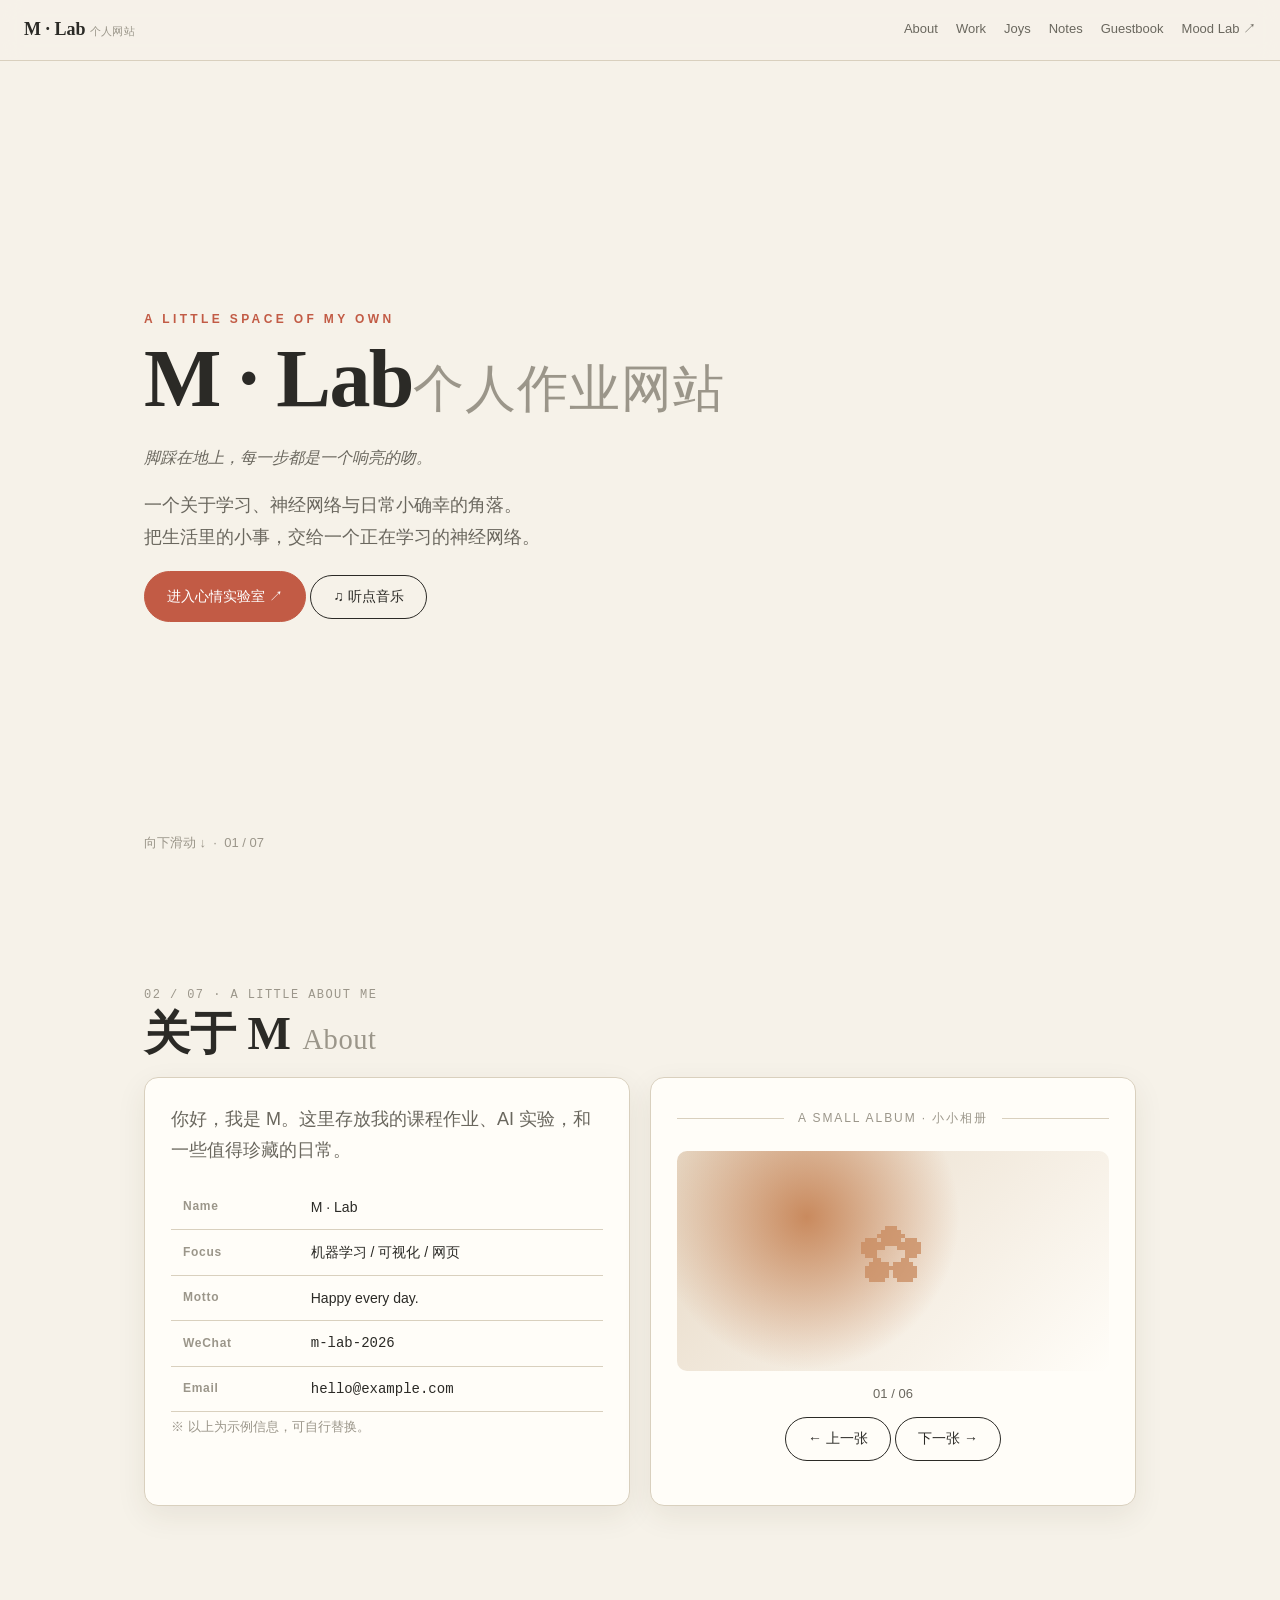
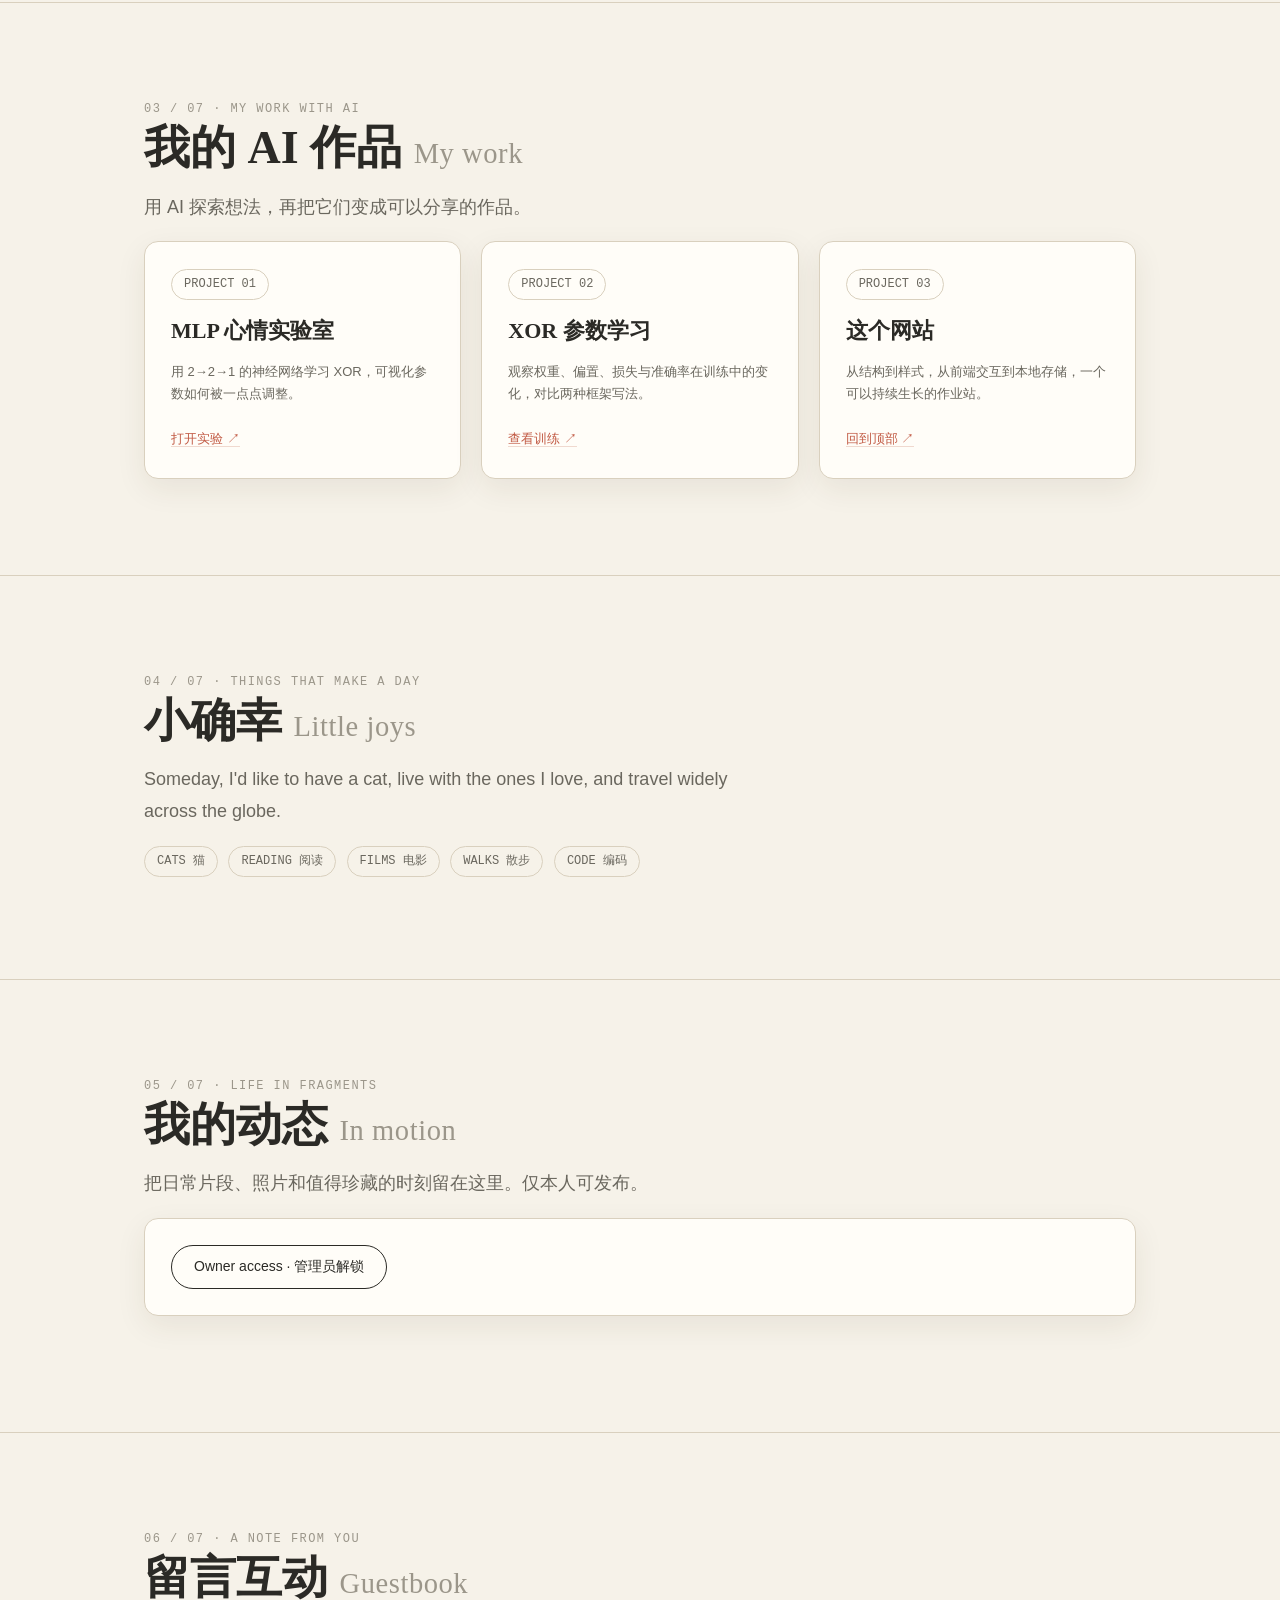
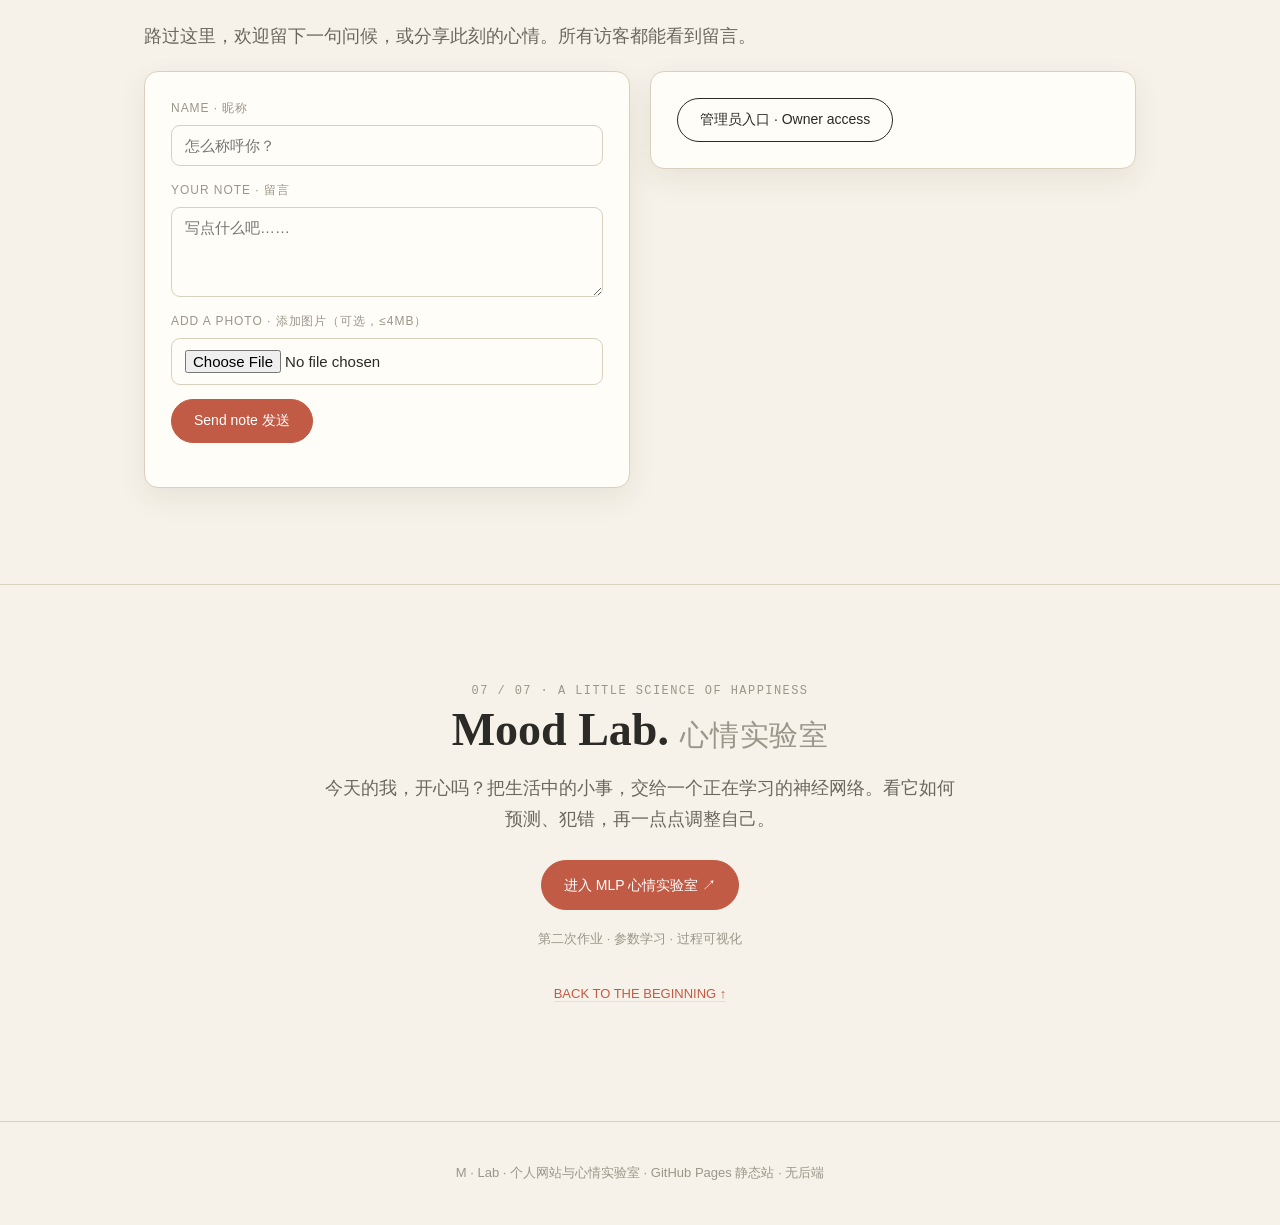
<file: index.html>
<!DOCTYPE html>
<html lang="zh-CN">
<head>
<meta charset="UTF-8">
<meta name="viewport" content="width=device-width, initial-scale=1.0">
<title>M · Lab — 个人网站与心情实验室</title>
<meta name="description" content="课程作业展示站：个人主页 + MLP 心情实验室（神经网络参数学习与可视化）。">
<link rel="stylesheet" href="styles.css">
</head>
<body>

<!-- ============ NAV ============ -->
<nav class="nav">
  <a class="brand" href="#home">M · Lab <span class="bilingual">个人网站</span></a>
  <div class="links">
    <a href="#about">About</a>
    <a href="#work">Work</a>
    <a href="#joys">Joys</a>
    <a href="#notes">Notes</a>
    <a href="#guestbook">Guestbook</a>
    <a href="#moodlab">Mood Lab ↗</a>
  </div>
</nav>

<!-- ============ 01 / HOME ============ -->
<header class="hero wrap" id="home">
  <div class="kicker">A little space of my own</div>
  <h1>M · Lab<span class="bilingual">个人作业网站</span></h1>
  <p class="signature">脚踩在地上，每一步都是一个响亮的吻。</p>
  <p class="lead">一个关于学习、神经网络与日常小确幸的角落。<br>把生活里的小事，交给一个正在学习的神经网络。</p>
  <p>
    <a class="btn solid" href="#moodlab">进入心情实验室 ↗</a>
    <button class="btn" id="openMusic">♫ 听点音乐</button>
  </p>
  <div class="scroll-hint">向下滑动 ↓ &nbsp;·&nbsp; 01 / 07</div>
</header>

<!-- ============ 02 / ABOUT ============ -->
<section class="section" id="about">
  <div class="wrap">
    <div class="chapter">02 / 07 · A LITTLE ABOUT ME</div>
    <h2>关于 M <span class="bilingual">About</span></h2>
    <div class="grid grid-2">
      <div class="card">
        <p class="lead mt-0">你好，我是 M。这里存放我的课程作业、AI 实验，和一些值得珍藏的日常。</p>
        <table>
          <tr><th>Name</th><td>M · Lab</td></tr>
          <tr><th>Focus</th><td>机器学习 / 可视化 / 网页</td></tr>
          <tr><th>Motto</th><td>Happy every day.</td></tr>
          <tr><th>WeChat</th><td class="mono">m-lab-2026</td></tr>
          <tr><th>Email</th><td class="mono">hello@example.com</td></tr>
        </table>
        <p class="small faint">※ 以上为示例信息，可自行替换。</p>
      </div>
      <div class="card">
        <div class="divider-label">A small album · 小小相册</div>
        <div id="album" style="text-align:center;">
          <div id="albumArt" style="height:220px;border-radius:10px;margin-bottom:12px;"></div>
          <div class="small muted" id="albumCaption">01 / 06</div>
          <p style="margin-top:12px;">
            <button class="btn" id="albumPrev">← 上一张</button>
            <button class="btn" id="albumNext">下一张 →</button>
          </p>
        </div>
      </div>
    </div>
  </div>
</section>

<!-- ============ 03 / WORK ============ -->
<section class="section" id="work">
  <div class="wrap">
    <div class="chapter">03 / 07 · MY WORK WITH AI</div>
    <h2>我的 AI 作品 <span class="bilingual">My work</span></h2>
    <p class="lead">用 AI 探索想法，再把它们变成可以分享的作品。</p>
    <div class="grid grid-3">
      <div class="card"><span class="tag">PROJECT 01</span><h3 style="margin-top:12px;">MLP 心情实验室</h3><p class="small muted">用 2→2→1 的神经网络学习 XOR，可视化参数如何被一点点调整。</p><a class="text-link small" href="mlp.html">打开实验 ↗</a></div>
      <div class="card"><span class="tag">PROJECT 02</span><h3 style="margin-top:12px;">XOR 参数学习</h3><p class="small muted">观察权重、偏置、损失与准确率在训练中的变化，对比两种框架写法。</p><a class="text-link small" href="mlp.html#train">查看训练 ↗</a></div>
      <div class="card"><span class="tag">PROJECT 03</span><h3 style="margin-top:12px;">这个网站</h3><p class="small muted">从结构到样式，从前端交互到本地存储，一个可以持续生长的作业站。</p><a class="text-link small" href="#home">回到顶部 ↗</a></div>
    </div>
  </div>
</section>

<!-- ============ 04 / JOYS ============ -->
<section class="section" id="joys">
  <div class="wrap">
    <div class="chapter">04 / 07 · THINGS THAT MAKE A DAY</div>
    <h2>小确幸 <span class="bilingual">Little joys</span></h2>
    <p class="lead">Someday, I'd like to have a cat, live with the ones I love, and travel widely across the globe.</p>
    <div>
      <span class="tag">CATS 猫</span>
      <span class="tag">READING 阅读</span>
      <span class="tag">FILMS 电影</span>
      <span class="tag">WALKS 散步</span>
      <span class="tag">CODE 编码</span>
    </div>
  </div>
</section>

<!-- ============ 05 / NOTES ============ -->
<section class="section" id="notes">
  <div class="wrap">
    <div class="chapter">05 / 07 · LIFE IN FRAGMENTS</div>
    <h2>我的动态 <span class="bilingual">In motion</span></h2>
    <p class="lead">把日常片段、照片和值得珍藏的时刻留在这里。仅本人可发布。</p>

    <div class="card" style="margin-bottom:20px;">
      <div id="notesOwnerBox">
        <button class="btn" id="notesUnlockBtn">Owner access · 管理员解锁</button>
      </div>
      <div id="notesEditor" class="hidden">
        <div class="field"><label>A MOMENT TO KEEP · 写一段动态</label><textarea id="noteText" placeholder="今天发生了什么值得记住的小事？"></textarea></div>
        <div class="field"><label>ADD A PHOTO · 添加图片（可选，≤4MB）</label><input type="file" id="notePhoto" accept="image/*"></div>
        <button class="btn solid" id="notePublish">Publish 发布</button>
        <button class="btn" id="notesLockBtn">Lock 锁定</button>
      </div>
    </div>

    <div id="notesList" class="grid grid-2"></div>
  </div>
</section>

<!-- ============ 06 / GUESTBOOK ============ -->
<section class="section" id="guestbook">
  <div class="wrap">
    <div class="chapter">06 / 07 · A NOTE FROM YOU</div>
    <h2>留言互动 <span class="bilingual">Guestbook</span></h2>
    <p class="lead">路过这里，欢迎留下一句问候，或分享此刻的心情。所有访客都能看到留言。</p>
    <div class="grid grid-2">
      <div class="card">
        <div class="field"><label>NAME · 昵称</label><input id="guestName" maxlength="24" placeholder="怎么称呼你？"></div>
        <div class="field"><label>YOUR NOTE · 留言</label><textarea id="guestText" maxlength="500" placeholder="写点什么吧……"></textarea></div>
        <div class="field"><label>ADD A PHOTO · 添加图片（可选，≤4MB）</label><input type="file" id="guestPhoto" accept="image/*"></div>
        <button class="btn solid" id="guestSend">Send note 发送</button>
        <p class="small faint" id="guestHint"></p>
      </div>
      <div>
        <div class="card" style="margin-bottom:12px;">
          <div id="guestOwnerBox"><button class="btn" id="guestUnlockBtn">管理员入口 · Owner access</button></div>
          <div id="guestEditor" class="hidden"><span class="small muted" id="guestOwnerStatus">管理员已解锁 · 可删除留言</span> <button class="btn" id="guestLockBtn" style="margin-left:8px;">Lock 锁定</button></div>
        </div>
        <div id="guestList"></div>
      </div>
    </div>
  </div>
</section>

<!-- ============ 07 / MOOD LAB ============ -->
<section class="section" id="moodlab">
  <div class="wrap center">
    <div class="chapter">07 / 07 · A LITTLE SCIENCE OF HAPPINESS</div>
    <h2>Mood Lab. <span class="bilingual">心情实验室</span></h2>
    <p class="lead" style="margin:0 auto 24px;">今天的我，开心吗？把生活中的小事，交给一个正在学习的神经网络。看它如何预测、犯错，再一点点调整自己。</p>
    <a class="btn solid" href="mlp.html">进入 MLP 心情实验室 ↗</a>
    <p class="small faint" style="margin-top:18px;">第二次作业 · 参数学习 · 过程可视化</p>
    <p style="margin-top:28px;"><a class="text-link small" href="#home">BACK TO THE BEGINNING ↑</a></p>
  </div>
</section>

<footer class="footer">M · Lab · 个人网站与心情实验室 · GitHub Pages 静态站 · 无后端</footer>

<!-- ============ MUSIC PLAYER (modal) ============ -->
<div id="musicModal" class="hidden" style="position:fixed;inset:0;z-index:100;background:rgba(43,42,38,.55);display:flex;align-items:center;justify-content:center;padding:20px;">
  <div class="card" style="width:min(420px,100%);position:relative;">
    <button id="musicClose" style="position:absolute;top:12px;right:14px;border:none;background:none;font-size:20px;cursor:pointer;">×</button>
    <div class="kicker">Listening room</div>
    <h3 style="margin-top:8px;">选一首曲子</h3>
    <div class="field">
      <label>CHOOSE A TRACK</label>
      <select id="trackSelect">
        <option value="0">321 对不起</option>
        <option value="1">far away from home</option>
        <option value="2">乡间的路</option>
      </select>
    </div>
    <p class="small faint">网页用 Web Audio 合成一段简单的旋律，无需外部音频文件。</p>
    <p style="display:flex;gap:10px;align-items:center;">
      <button class="btn solid" id="musicPlay">▶ 播放</button>
      <button class="btn" id="musicStop">■ 停止</button>
      <span class="small faint" id="musicTime">0:00</span>
    </p>
  </div>
</div>

<script>
(function () {
  "use strict";

  /* ---------------- Album ---------------- */
  const albumColors = [
    ["#e7d9c6", "#c98a5e"], ["#d8e0d2", "#5c8a6a"],
    ["#e6d6dc", "#b26b7d"], ["#d9e2ea", "#3f6f9f"],
    ["#efe2c9", "#c8a24a"], ["#ded9ea", "#7a6ba8"]
  ];
  let albumIndex = 0;
  const albumArt = document.getElementById("albumArt");
  const albumCaption = document.getElementById("albumCaption");
  function renderAlbum() {
    const [bg, fg] = albumColors[albumIndex];
    albumArt.style.background =
      "radial-gradient(circle at 30% 30%, " + fg + " 0%, transparent 45%), " +
      "linear-gradient(135deg, " + bg + ", #fffdf8)";
    albumArt.style.display = "grid";
    albumArt.style.placeItems = "center";
    albumArt.innerHTML = '<div style="font-family:Georgia,serif;font-size:64px;color:' + fg + ';opacity:.75;">✿</div>';
    albumCaption.textContent = String(albumIndex + 1).padStart(2, "0") + " / 06";
  }
  document.getElementById("albumPrev").onclick = function () { albumIndex = (albumIndex + 5) % 6; renderAlbum(); };
  document.getElementById("albumNext").onclick = function () { albumIndex = (albumIndex + 1) % 6; renderAlbum(); };
  renderAlbum();

  /* ---------------- Music (Web Audio) ---------------- */
  const modal = document.getElementById("musicModal");
  document.getElementById("openMusic").onclick = function () { modal.classList.remove("hidden"); };
  document.getElementById("musicClose").onclick = function () { stopMusic(); modal.classList.add("hidden"); };
  modal.addEventListener("click", function (e) { if (e.target === modal) { stopMusic(); modal.classList.add("hidden"); } });

  let audioCtx = null, musicTimer = null, musicStep = 0, startTime = 0;
  const tracks = [
    [523, 587, 659, 587, 523, 440, 494, 523],
    [392, 523, 659, 784, 659, 523, 440, 392],
    [440, 494, 523, 587, 523, 494, 440, 392]
  ];
  function beep(freq) {
    if (!audioCtx) audioCtx = new (window.AudioContext || window.webkitAudioContext)();
    const osc = audioCtx.createOscillator(), gain = audioCtx.createGain();
    osc.type = "sine";
    osc.frequency.value = freq;
    gain.gain.setValueAtTime(0.0001, audioCtx.currentTime);
    gain.gain.exponentialRampToValueAtTime(0.18, audioCtx.currentTime + 0.02);
    gain.gain.exponentialRampToValueAtTime(0.0001, audioCtx.currentTime + 0.32);
    osc.connect(gain); gain.connect(audioCtx.destination);
    osc.start(); osc.stop(audioCtx.currentTime + 0.34);
  }
  function playMusic() {
    stopMusic();
    const seq = tracks[Number(document.getElementById("trackSelect").value)];
    musicStep = 0; startTime = Date.now();
    beep(seq[0]);
    musicTimer = setInterval(function () {
      musicStep = (musicStep + 1) % seq.length;
      beep(seq[musicStep]);
      document.getElementById("musicTime").textContent =
        "0:" + String(Math.floor((Date.now() - startTime) / 1000) % 60).padStart(2, "0");
    }, 420);
    document.getElementById("musicPlay").textContent = "▶ 播放中…";
  }
  function stopMusic() {
    if (musicTimer) clearInterval(musicTimer);
    musicTimer = null;
    document.getElementById("musicPlay").textContent = "▶ 播放";
  }
  document.getElementById("musicPlay").onclick = playMusic;
  document.getElementById("musicStop").onclick = function () { stopMusic(); document.getElementById("musicTime").textContent = "0:00"; };

  /* ---------------- Storage helpers ---------------- */
  const K_NOTES = "mlplab.notes", K_GUEST = "mlplab.guest", K_OWNER = "mlplab.owner";
  function load(key) { try { return JSON.parse(localStorage.getItem(key)) || []; } catch (e) { return []; } }
  function save(key, val) { localStorage.setItem(key, JSON.stringify(val)); }
  function isOwner() { return sessionStorage.getItem(K_OWNER) === "1"; }
  function compressImage(file, cb) {
    if (!file) return cb(null);
    if (file.size > 4 * 1024 * 1024) { cb(null, true); return; }
    if (file.type === "image/gif") { const r = new FileReader(); r.onload = function () { cb(r.result); }; r.readAsDataURL(file); return; }
    const r = new FileReader();
    r.onload = function () {
      const img = new Image();
      img.onload = function () {
        const scale = Math.min(1, 1200 / Math.max(img.width, img.height));
        const c = document.createElement("canvas");
        c.width = Math.round(img.width * scale); c.height = Math.round(img.height * scale);
        c.getContext("2d").drawImage(img, 0, 0, c.width, c.height);
        cb(c.toDataURL("image/jpeg", 0.8));
      };
      img.src = r.result;
    };
    r.readAsDataURL(file);
  }
  function el(tag, cls, text) { const n = document.createElement(tag); if (cls) n.className = cls; if (text != null) n.textContent = text; return n; }
  function timeStr(ts) { const d = new Date(ts); return d.toLocaleDateString("zh-CN") + " " + d.toLocaleTimeString("zh-CN", {hour:"2-digit",minute:"2-digit"}); }

  /* ---------------- Notes ---------------- */
  const notesList = document.getElementById("notesList");
  function renderNotes() {
    notesList.innerHTML = "";
    load(K_NOTES).slice().reverse().forEach(function (n) {
      const card = el("div", "card");
      card.appendChild(el("div", "small faint", timeStr(n.ts)));
      card.appendChild(el("p", "", n.text));
      if (n.img) { const im = document.createElement("img"); im.src = n.img; im.style.cssText = "border-radius:10px;margin-top:8px;"; card.appendChild(im); }
      if (isOwner()) {
        const del = el("button", "btn", "删除");
        del.style.cssText = "margin-top:12px;border-color:var(--accent);color:var(--accent);";
        del.onclick = function () { save(K_NOTES, load(K_NOTES).filter(function (x) { return x.id !== n.id; })); renderNotes(); };
        card.appendChild(del);
      }
      notesList.appendChild(card);
    });
  }
  document.getElementById("notesUnlockBtn").onclick = function () {
    const pw = prompt("管理员密码（演示）：");
    if (pw === "mlp2026") { sessionStorage.setItem(K_OWNER, "1"); syncOwnerUI(); }
    else alert("密码不正确");
  };
  document.getElementById("notesLockBtn").onclick = function () { sessionStorage.removeItem(K_OWNER); syncOwnerUI(); };
  document.getElementById("notePublish").onclick = function () {
    const text = document.getElementById("noteText").value.trim();
    if (!text) { alert("先写点内容吧"); return; }
    compressImage(document.getElementById("notePhoto").files[0], function (img, tooBig) {
      if (tooBig) { alert("图片超过 4MB"); return; }
      const arr = load(K_NOTES);
      arr.push({ id: Date.now(), ts: Date.now(), text: text, img: img });
      save(K_NOTES, arr);
      document.getElementById("noteText").value = ""; document.getElementById("notePhoto").value = "";
      renderNotes();
    });
  };
  function syncOwnerUI() {
    document.getElementById("notesOwnerBox").classList.toggle("hidden", isOwner());
    document.getElementById("notesEditor").classList.toggle("hidden", !isOwner());
    document.getElementById("guestOwnerBox").classList.toggle("hidden", isOwner());
    document.getElementById("guestEditor").classList.toggle("hidden", !isOwner());
    renderNotes(); renderGuest();
  }

  /* ---------------- Guestbook ---------------- */
  const guestList = document.getElementById("guestList");
  function renderGuest() {
    guestList.innerHTML = "";
    load(K_GUEST).slice().reverse().forEach(function (g) {
      const card = el("div", "card");
      card.style.marginBottom = "12px";
      const head = el("div", "small");
      head.appendChild(el("strong", "", g.name));
      head.appendChild(document.createTextNode(" · " + timeStr(g.ts)));
      card.appendChild(head);
      card.appendChild(el("p", "", g.text));
      if (g.img) { const im = document.createElement("img"); im.src = g.img; im.style.cssText = "border-radius:10px;margin-top:8px;"; card.appendChild(im); }
      if (isOwner()) {
        const del = el("button", "btn", "删除");
        del.style.cssText = "margin-top:12px;border-color:var(--accent);color:var(--accent);";
        del.onclick = function () { save(K_GUEST, load(K_GUEST).filter(function (x) { return x.id !== g.id; })); renderGuest(); };
        card.appendChild(del);
      }
      guestList.appendChild(card);
    });
  }
  document.getElementById("guestUnlockBtn").onclick = function () {
    const pw = prompt("管理员密码（演示）：");
    if (pw === "mlp2026") { sessionStorage.setItem(K_OWNER, "1"); syncOwnerUI(); }
    else alert("密码不正确");
  };
  document.getElementById("guestLockBtn").onclick = function () { sessionStorage.removeItem(K_OWNER); syncOwnerUI(); };
  document.getElementById("guestSend").onclick = function () {
    const name = document.getElementById("guestName").value.trim() || "匿名访客";
    const text = document.getElementById("guestText").value.trim();
    if (!text) { alert("留言内容不能为空"); return; }
    compressImage(document.getElementById("guestPhoto").files[0], function (img, tooBig) {
      if (tooBig) { document.getElementById("guestHint").textContent = "图片超过 4MB，请换一张"; return; }
      const arr = load(K_GUEST);
      arr.push({ id: Date.now(), ts: Date.now(), name: name, text: text, img: img });
      save(K_GUEST, arr);
      document.getElementById("guestText").value = ""; document.getElementById("guestPhoto").value = "";
      document.getElementById("guestHint").textContent = "已发送，谢谢你的留言 ✓";
      renderGuest();
    });
  };

  syncOwnerUI();
})();
</script>
</body>
</html>
</file>
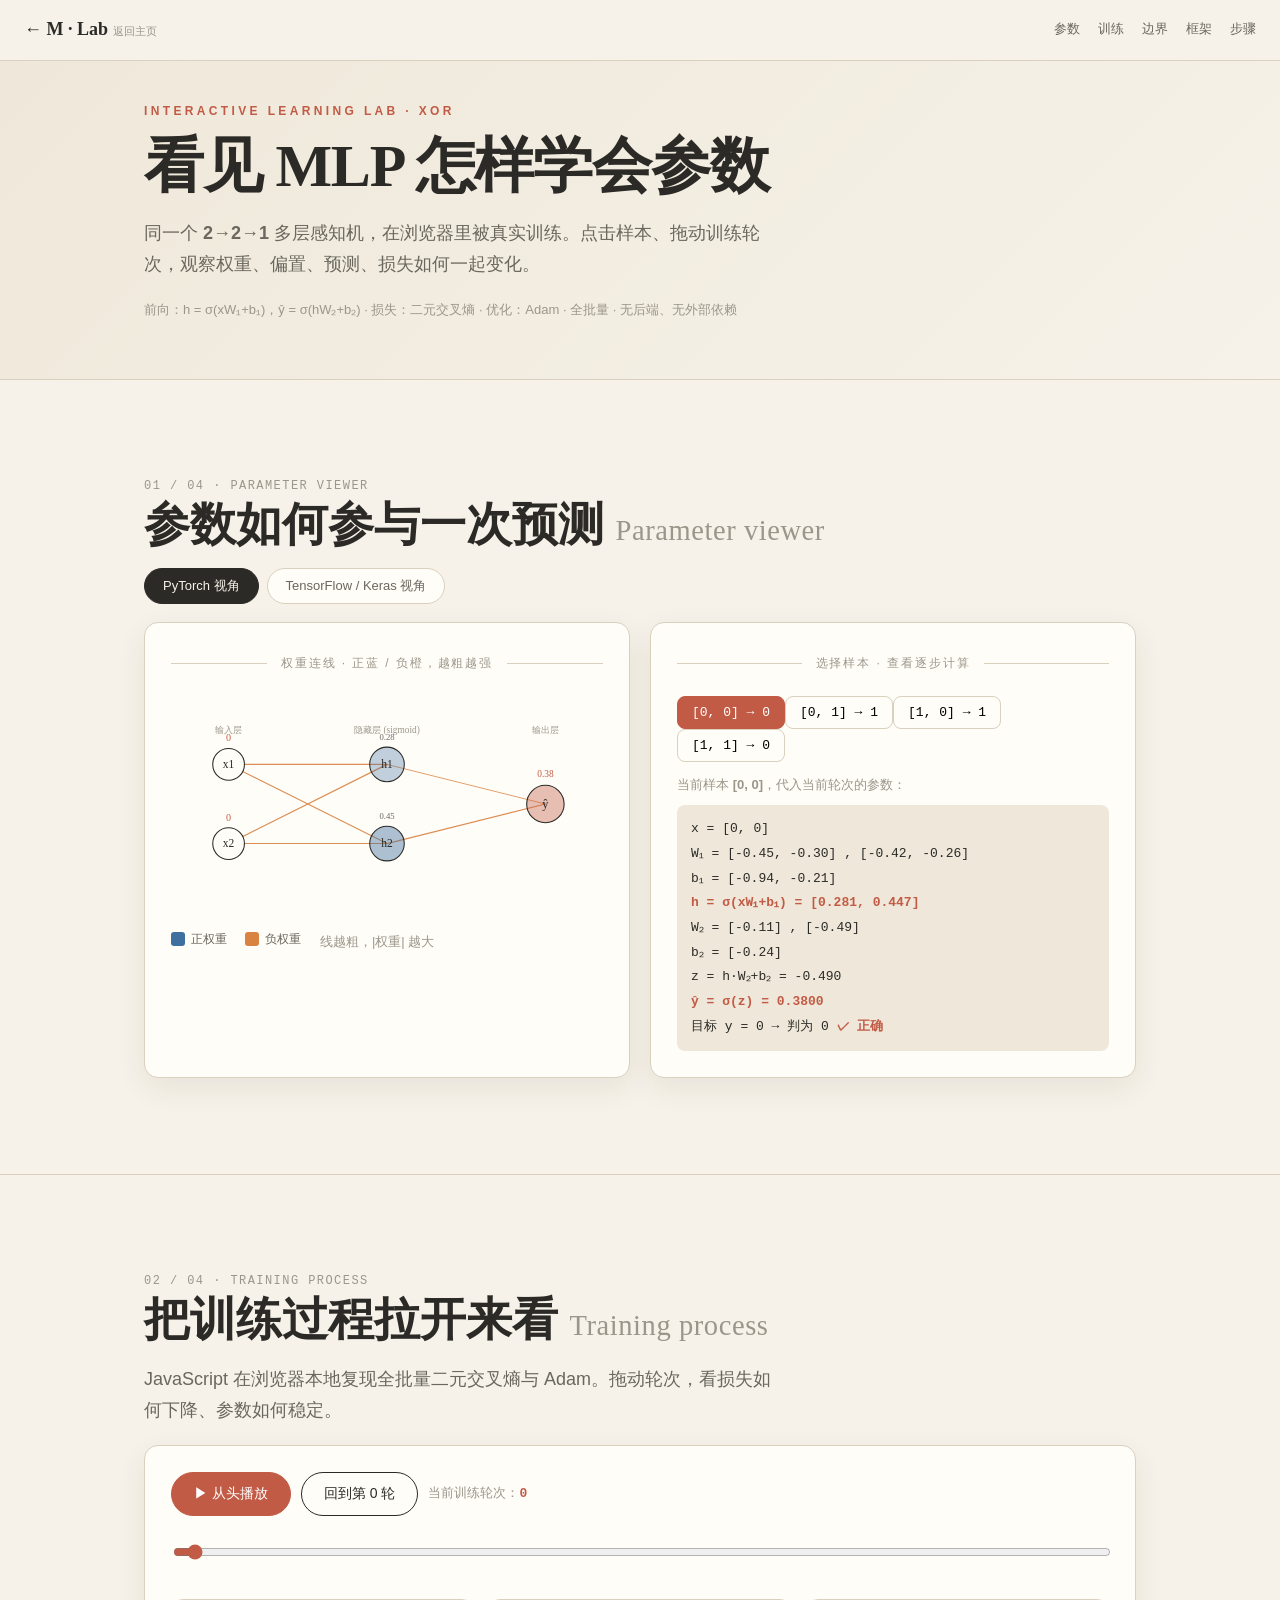
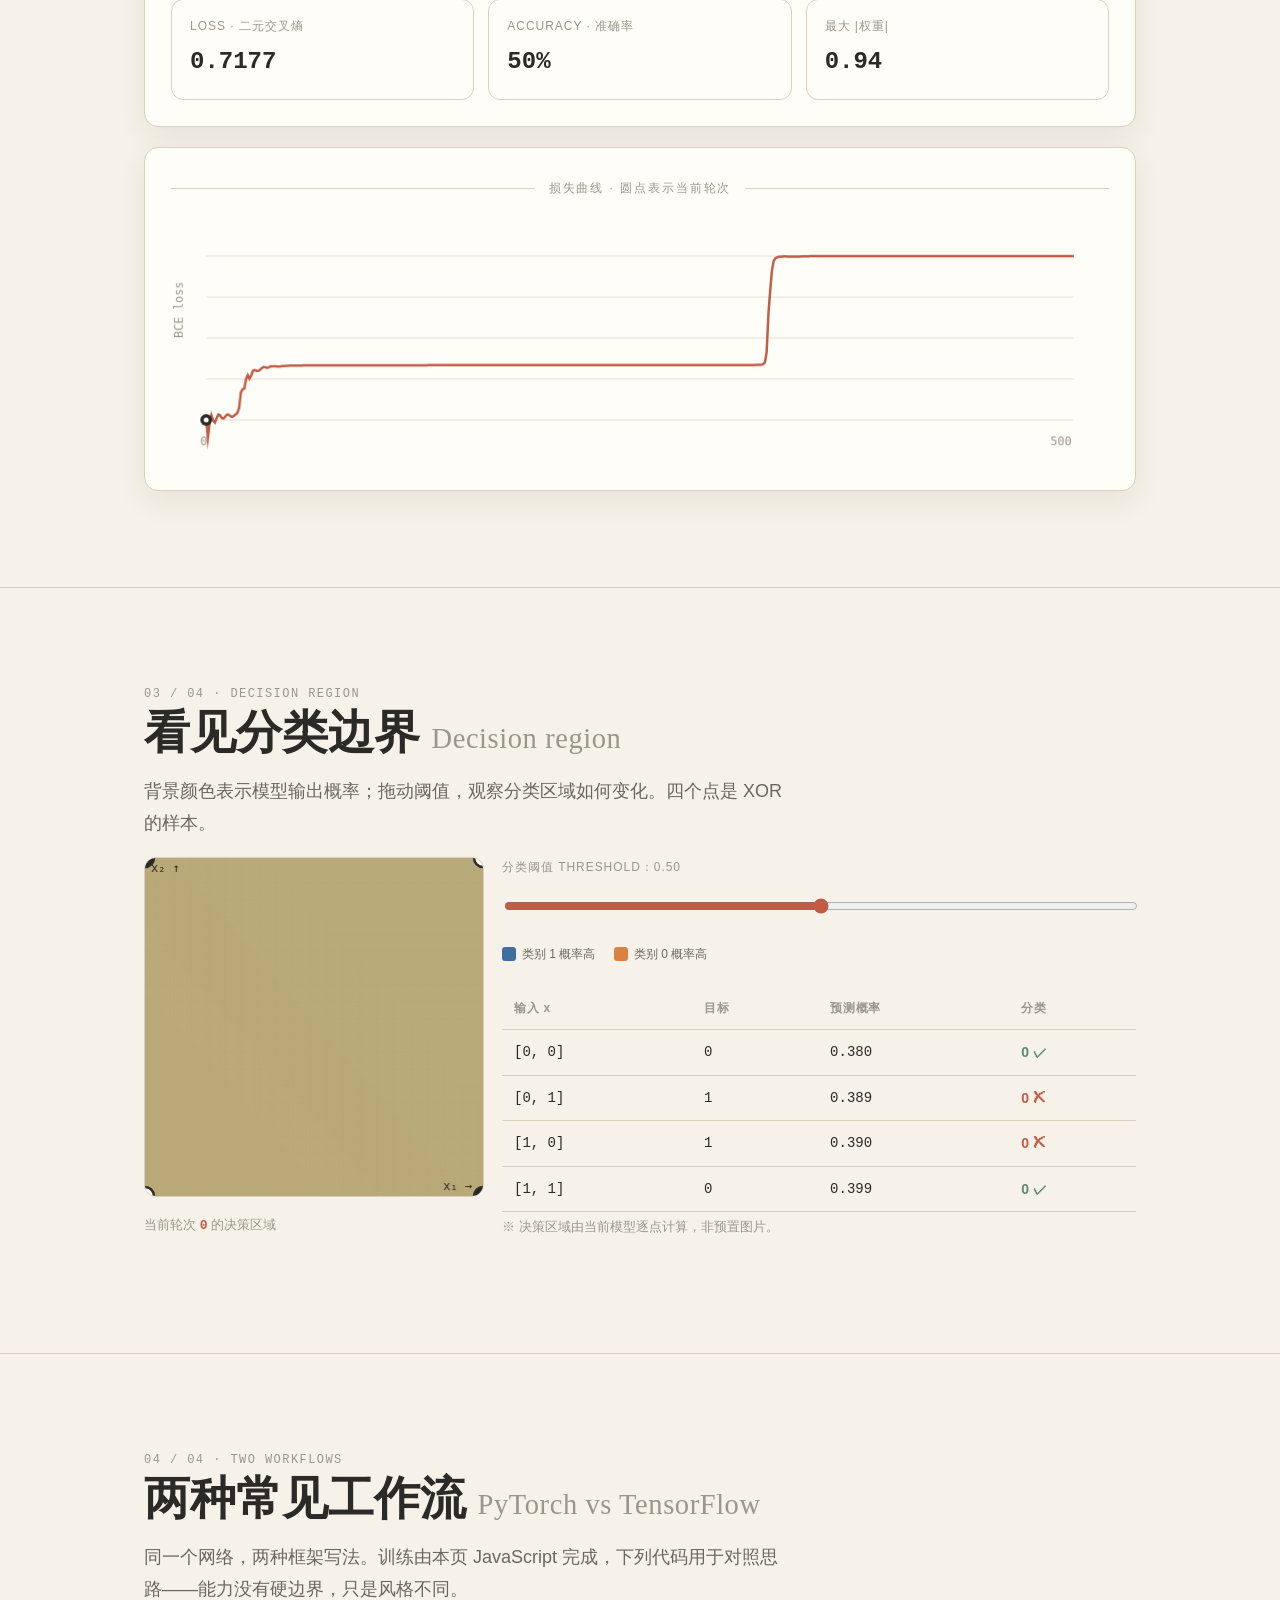
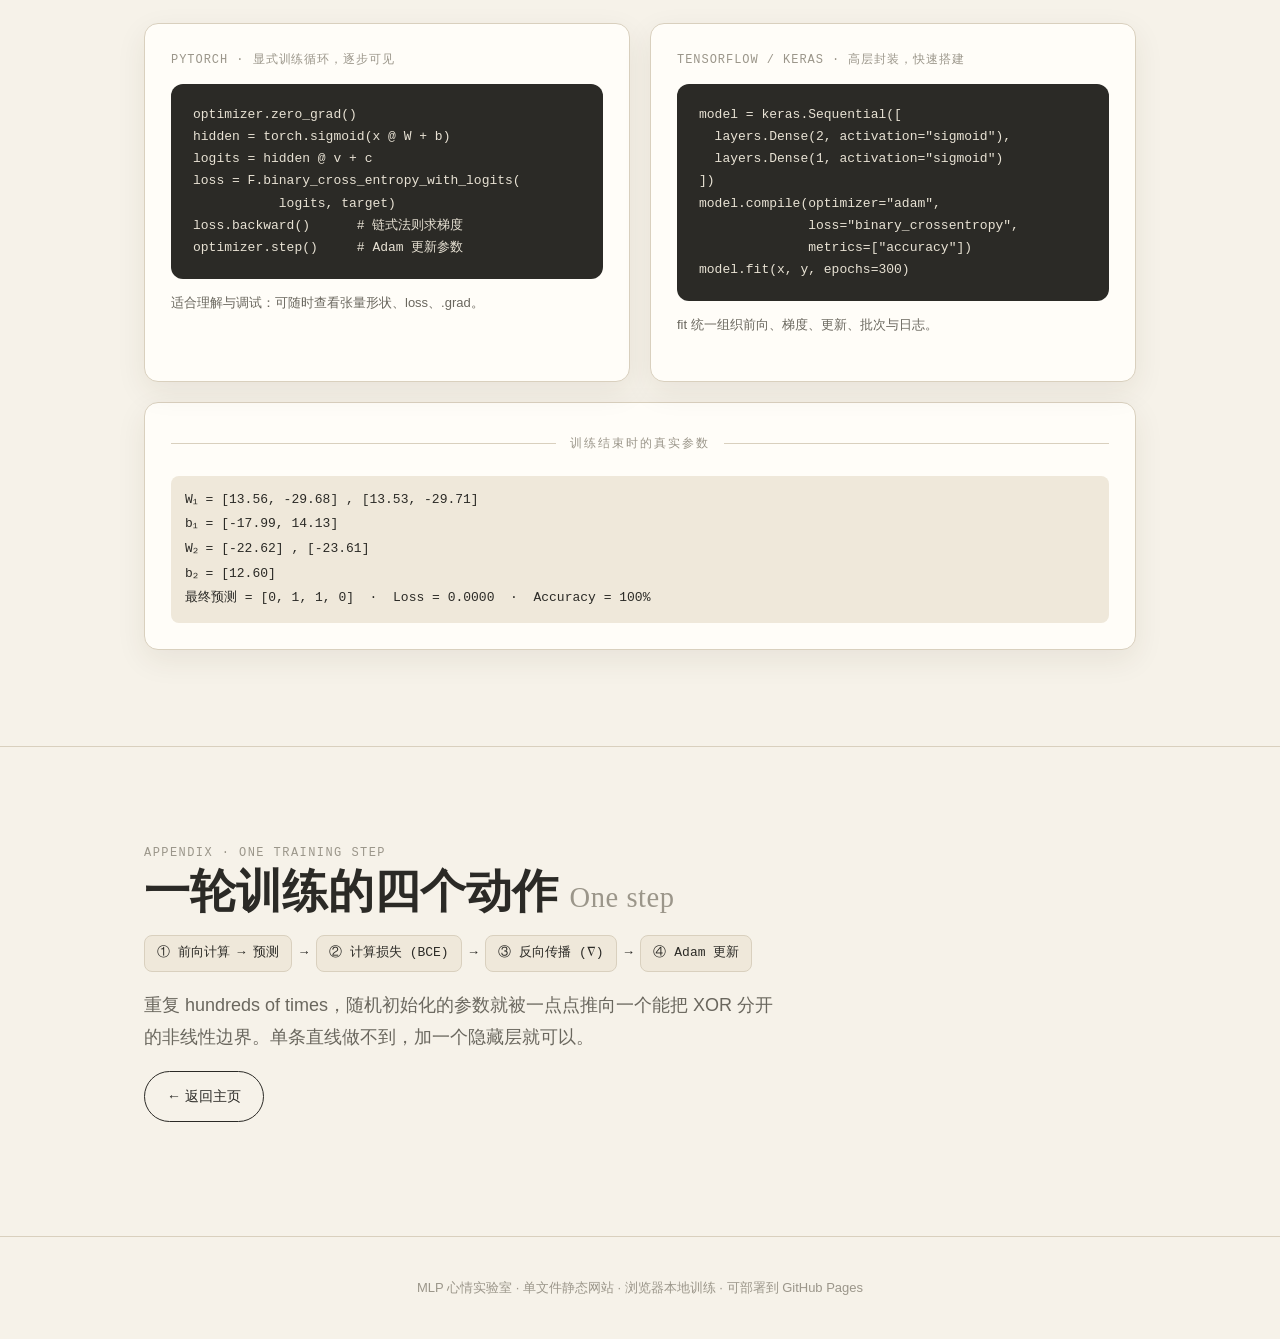
<file: mlp.html>
<!DOCTYPE html>
<html lang="zh-CN">
<head>
<meta charset="UTF-8">
<meta name="viewport" content="width=device-width, initial-scale=1.0">
<title>MLP 心情实验室 · XOR 参数学习可视化</title>
<meta name="description" content="用一个 2→2→1 的多层感知机学习 XOR，在浏览器里真实训练并可视化权重、损失与决策边界。">
<link rel="stylesheet" href="styles.css">
<style>
  .lab-banner { background: linear-gradient(135deg, #efe8da, #f6f2e9); border-bottom: 1px solid var(--line); }
  .lab-banner .wrap { padding-top: 40px; padding-bottom: 40px; }
  .tabbar { display: flex; gap: 8px; flex-wrap: wrap; margin-bottom: 18px; }
  .tab { padding: 8px 18px; border: 1px solid var(--line); border-radius: 999px; background: var(--card); color: var(--ink-soft); font-size: 13px; cursor: pointer; }
  .tab.active { background: var(--ink); color: var(--paper); border-color: var(--ink); }
  .slider { width: 100%; accent-color: var(--accent); }
  .net-svg { width: 100%; height: auto; }
  .sample-btn { padding: 8px 14px; border: 1px solid var(--line); border-radius: 8px; background: var(--card); font-family: var(--mono); font-size: 13px; cursor: pointer; }
  .sample-btn.active { background: var(--accent); color: #fff; border-color: var(--accent); }
  .decision-wrap { display: flex; gap: 18px; flex-wrap: wrap; align-items: flex-start; }
  #decision { width: min(340px, 100%); height: 340px; border-radius: 12px; border: 1px solid var(--line); }
  .legend { display: inline-flex; align-items: center; gap: 6px; font-size: 12px; color: var(--ink-soft); margin-right: 14px; }
  .swatch { width: 14px; height: 14px; border-radius: 3px; display: inline-block; }
  .step-num { font-family: var(--mono); color: var(--accent); }
  .flow { display: flex; gap: 8px; flex-wrap: wrap; align-items: center; font-family: var(--mono); font-size: 13px; }
  .flow .node { background: var(--paper-2); border: 1px solid var(--line); padding: 6px 12px; border-radius: 8px; }
  .code-head { font-family: var(--mono); font-size: 12px; color: var(--ink-faint); letter-spacing: .08em; margin-bottom: 8px; }
  details summary { cursor: pointer; font-weight: 600; }
  .calc { font-family: var(--mono); font-size: 13px; background: var(--paper-2); border-radius: 8px; padding: 12px 14px; line-height: 1.9; }
  .calc b { color: var(--accent); }
</style>
</head>
<body>

<nav class="nav">
  <a class="brand" href="index.html">← M · Lab <span class="bilingual">返回主页</span></a>
  <div class="links">
    <a href="#params">参数</a>
    <a href="#train">训练</a>
    <a href="#boundary">边界</a>
    <a href="#workflow">框架</a>
    <a href="#steps">步骤</a>
  </div>
</nav>

<div class="lab-banner">
  <div class="wrap">
    <div class="kicker">Interactive learning lab · XOR</div>
    <h1 style="font-size:clamp(34px,6vw,60px);margin-top:8px;">看见 MLP 怎样学会参数</h1>
    <p class="lead">同一个 <b>2→2→1</b> 多层感知机，在浏览器里被真实训练。点击样本、拖动训练轮次，观察权重、偏置、预测、损失如何一起变化。</p>
    <p class="small faint">前向：h = σ(xW₁+b₁)，ŷ = σ(hW₂+b₂) · 损失：二元交叉熵 · 优化：Adam · 全批量 · 无后端、无外部依赖</p>
  </div>
</div>

<!-- ============ PARAMS ============ -->
<section class="section" id="params">
  <div class="wrap">
    <div class="chapter">01 / 04 · PARAMETER VIEWER</div>
    <h2>参数如何参与一次预测 <span class="bilingual">Parameter viewer</span></h2>

    <div class="tabbar" id="frameworkTabs">
      <button class="tab active" data-fw="pytorch">PyTorch 视角</button>
      <button class="tab" data-fw="tf">TensorFlow / Keras 视角</button>
    </div>

    <div class="grid grid-2">
      <div class="card">
        <div class="divider-label">权重连线 · 正蓝 / 负橙，越粗越强</div>
        <svg class="net-svg" viewBox="0 0 600 300" id="netSvg" aria-label="MLP 权重结构图"></svg>
        <div style="margin-top:6px;">
          <span class="legend"><span class="swatch" style="background:var(--blue)"></span>正权重</span>
          <span class="legend"><span class="swatch" style="background:var(--orange)"></span>负权重</span>
          <span class="small faint">线越粗，|权重| 越大</span>
        </div>
      </div>
      <div class="card">
        <div class="divider-label">选择样本 · 查看逐步计算</div>
        <div id="sampleBtns" style="margin-bottom:12px;"></div>
        <p class="small faint" style="margin-bottom:8px;">当前样本 <b id="curSampleMono" class="mono">[0, 0]</b>，代入当前轮次的参数：</p>
        <div class="calc" id="calc"></div>
      </div>
    </div>
  </div>
</section>

<!-- ============ TRAIN ============ -->
<section class="section" id="train">
  <div class="wrap">
    <div class="chapter">02 / 04 · TRAINING PROCESS</div>
    <h2>把训练过程拉开来看 <span class="bilingual">Training process</span></h2>
    <p class="lead">JavaScript 在浏览器本地复现全批量二元交叉熵与 Adam。拖动轮次，看损失如何下降、参数如何稳定。</p>

    <div class="card" style="margin-bottom:20px;">
      <div style="display:flex;gap:10px;flex-wrap:wrap;align-items:center;margin-bottom:14px;">
        <button class="btn solid" id="playBtn">▶ 从头播放</button>
        <button class="btn" id="resetBtn">回到第 0 轮</button>
        <span class="small faint">当前训练轮次：<b class="step-num" id="epochLabel">0</b></span>
      </div>
      <input class="slider" type="range" id="epochSlider" min="0" max="1" value="0">
      <div class="metrics" style="margin-top:18px;">
        <div class="metric"><div class="label">LOSS · 二元交叉熵</div><div class="value" id="mLoss">—</div></div>
        <div class="metric"><div class="label">ACCURACY · 准确率</div><div class="value" id="mAcc">—</div></div>
        <div class="metric"><div class="label">最大 |权重|</div><div class="value" id="mMaxW">—</div></div>
      </div>
    </div>

    <div class="card">
      <div class="divider-label">损失曲线 · 圆点表示当前轮次</div>
      <canvas id="lossCanvas" width="960" height="240" style="width:100%;height:auto;"></canvas>
    </div>
  </div>
</section>

<!-- ============ BOUNDARY ============ -->
<section class="section" id="boundary">
  <div class="wrap">
    <div class="chapter">03 / 04 · DECISION REGION</div>
    <h2>看见分类边界 <span class="bilingual">Decision region</span></h2>
    <p class="lead">背景颜色表示模型输出概率；拖动阈值，观察分类区域如何变化。四个点是 XOR 的样本。</p>
    <div class="decision-wrap">
      <div>
        <canvas id="decision" width="340" height="340"></canvas>
        <p class="small faint" style="margin-top:8px;">当前轮次 <b id="decEpoch" class="step-num">0</b> 的决策区域</p>
      </div>
      <div style="flex:1;min-width:240px;">
        <div class="field">
          <label>分类阈值 THRESHOLD：<span class="mono" id="thVal">0.50</span></label>
          <input class="slider" type="range" id="threshold" min="5" max="95" value="50">
        </div>
        <div style="margin:10px 0 18px;">
          <span class="legend"><span class="swatch" style="background:#3f6f9f"></span>类别 1 概率高</span>
          <span class="legend"><span class="swatch" style="background:#d98343"></span>类别 0 概率高</span>
        </div>
        <table>
          <tr><th>输入 x</th><th>目标</th><th>预测概率</th><th>分类</th></tr>
          <tbody id="predTable"></tbody>
        </table>
        <p class="small faint">※ 决策区域由当前模型逐点计算，非预置图片。</p>
      </div>
    </div>
  </div>
</section>

<!-- ============ WORKFLOW ============ -->
<section class="section" id="workflow">
  <div class="wrap">
    <div class="chapter">04 / 04 · TWO WORKFLOWS</div>
    <h2>两种常见工作流 <span class="bilingual">PyTorch vs TensorFlow</span></h2>
    <p class="lead">同一个网络，两种框架写法。训练由本页 JavaScript 完成，下列代码用于对照思路——能力没有硬边界，只是风格不同。</p>
    <div class="grid grid-2">
      <div class="card">
        <div class="code-head">PYTORCH · 显式训练循环，逐步可见</div>
<pre>optimizer.zero_grad()
hidden = torch.sigmoid(x @ W + b)
logits = hidden @ v + c
loss = F.binary_cross_entropy_with_logits(
           logits, target)
loss.backward()      # 链式法则求梯度
optimizer.step()     # Adam 更新参数</pre>
        <p class="small muted">适合理解与调试：可随时查看张量形状、loss、.grad。</p>
      </div>
      <div class="card">
        <div class="code-head">TENSORFLOW / KERAS · 高层封装，快速搭建</div>
<pre>model = keras.Sequential([
  layers.Dense(2, activation="sigmoid"),
  layers.Dense(1, activation="sigmoid")
])
model.compile(optimizer="adam",
              loss="binary_crossentropy",
              metrics=["accuracy"])
model.fit(x, y, epochs=300)</pre>
        <p class="small muted">fit 统一组织前向、梯度、更新、批次与日志。</p>
      </div>
    </div>

    <div class="card" style="margin-top:20px;">
      <div class="divider-label">训练结束时的真实参数</div>
      <div id="finalParams" class="calc"></div>
    </div>
  </div>
</section>

<!-- ============ STEPS ============ -->
<section class="section" id="steps">
  <div class="wrap">
    <div class="chapter">APPENDIX · ONE TRAINING STEP</div>
    <h2>一轮训练的四个动作 <span class="bilingual">One step</span></h2>
    <div class="flow">
      <span class="node">① 前向计算 → 预测</span><span>→</span>
      <span class="node">② 计算损失 (BCE)</span><span>→</span>
      <span class="node">③ 反向传播 (∇)</span><span>→</span>
      <span class="node">④ Adam 更新</span>
    </div>
    <p class="lead" style="margin-top:18px;">重复 hundreds of times，随机初始化的参数就被一点点推向一个能把 XOR 分开的非线性边界。单条直线做不到，加一个隐藏层就可以。</p>
    <p><a class="btn" href="index.html">← 返回主页</a></p>
  </div>
</section>

<footer class="footer">MLP 心情实验室 · 单文件静态网站 · 浏览器本地训练 · 可部署到 GitHub Pages</footer>

<script>
(function () {
  "use strict";

  /* =================== 1. 训练 MLP（本地，确定性） =================== */
  const X = [[0,0],[0,1],[1,0],[1,1]];
  const Y = [0,1,1,0];
  const N = 4;
  const EPOCHS = 500;
  const LR = 1.0;
  const b1t = 0.9, b2t = 0.999, EPS = 1e-8;

  // 固定种子伪随机，保证每次刷新得到同一结果（此配置可稳定收敛到 XOR）
  let seed = 100;
  function rnd() { seed = (seed * 1664525 + 1013904223) >>> 0; return seed / 4294967296; }
  function initParam() { return (rnd() * 2 - 1) * 1.0; }

  let W1 = [[initParam(), initParam()], [initParam(), initParam()]];
  let b1 = [initParam(), initParam()];
  let W2 = [[initParam()], [initParam()]];
  let b2 = [initParam()];

  // Adam 状态（与参数同形状）
  function zeros2(r, c) { return Array.from({length:r}, () => Array(c).fill(0)); }
  function zeros1(n) { return Array(n).fill(0); }
  let mW1 = zeros2(2,2), vW1 = zeros2(2,2);
  let mb1 = zeros1(2),  vb1 = zeros1(2);
  let mW2 = zeros2(2,1), vW2 = zeros2(2,1);
  let mb2 = zeros1(1),  vb2 = zeros1(1);
  let t = 0;

  function sigmoid(z) { return 1 / (1 + Math.exp(-z)); }

  function forwardOne(x, p) {
    const h = [
      sigmoid(x[0]*p.W1[0][0] + x[1]*p.W1[1][0] + p.b1[0]),
      sigmoid(x[0]*p.W1[0][1] + x[1]*p.W1[1][1] + p.b1[1])
    ];
    const z = h[0]*p.W2[0][0] + h[1]*p.W2[1][0] + p.b2[0];
    const yhat = sigmoid(z);
    return { h: h, z: z, yhat: yhat };
  }

  function snapshot(epoch) {
    const p = {W1:W1, b1:b1, W2:W2, b2:b2};
    const preds = X.map(function (x) { return forwardOne(x, p); });
    let loss = 0, correct = 0, maxW = 0;
    for (let i = 0; i < N; i++) {
      const yh = Math.min(1-1e-9, Math.max(1e-9, preds[i].yhat));
      loss += -(Y[i]*Math.log(yh) + (1-Y[i])*Math.log(1-yh));
      if ((preds[i].yhat >= 0.5 ? 1 : 0) === Y[i]) correct++;
    }
    loss /= N;
    [W1, b1, W2, b2].forEach(function (mat) {
      mat.forEach(function (row) {
        (Array.isArray(row) ? row : [row]).forEach(function (val) { maxW = Math.max(maxW, Math.abs(val)); });
      });
    });
    return {
      epoch: epoch, loss: loss, acc: correct / N, maxW: maxW,
      W1: W1.map(function (r) { return r.slice(); }),
      b1: b1.slice(),
      W2: W2.map(function (r) { return r.slice(); }),
      b2: b2.slice(),
      preds: preds.map(function (o) { return {h:o.h.slice(), z:o.z, yhat:o.yhat}; })
    };
  }

  const steps = [snapshot(0)];
  for (let ep = 1; ep <= EPOCHS; ep++) {
    // --- 前向，缓存 ---
    const hs = [], zs = [], yhs = [];
    for (let i = 0; i < N; i++) {
      const h = [
        sigmoid(X[i][0]*W1[0][0] + X[i][1]*W1[1][0] + b1[0]),
        sigmoid(X[i][0]*W1[0][1] + X[i][1]*W1[1][1] + b1[1])
      ];
      const z = h[0]*W2[0][0] + h[1]*W2[1][0] + b2[0];
      const yh = sigmoid(z);
      hs.push(h); zs.push(z); yhs.push(yh);
    }
    // --- 梯度（dz = yhat - y，sigmoid+BCE 的简洁形式） ---
    let gW1 = zeros2(2,2), gb1 = zeros1(2);
    let gW2 = zeros2(2,1), gb2 = zeros1(1);
    for (let i = 0; i < N; i++) {
      const dz = (yhs[i] - Y[i]) / N;
      gb2[0] += dz;
      gW2[0][0] += hs[i][0] * dz;
      gW2[1][0] += hs[i][1] * dz;
      const dh1 = dz * W2[0][0], dh2 = dz * W2[1][0];
      const g1 = dh1 * hs[i][0] * (1 - hs[i][0]);
      const g2 = dh2 * hs[i][1] * (1 - hs[i][1]);
      gb1[0] += g1; gb1[1] += g2;
      gW1[0][0] += X[i][0]*g1; gW1[0][1] += X[i][0]*g2;
      gW1[1][0] += X[i][1]*g1; gW1[1][1] += X[i][1]*g2;
    }
    // --- Adam 更新 ---
    t++;
    const c1 = 1 - Math.pow(b1t, t), c2 = 1 - Math.pow(b2t, t);
    function adamUpdate(P, G, mP, vP) {
      for (let r = 0; r < P.length; r++) {
        if (Array.isArray(P[r])) {
          for (let c = 0; c < P[r].length; c++) {
            mP[r][c] = b1t*mP[r][c] + (1-b1t)*G[r][c];
            vP[r][c] = b2t*vP[r][c] + (1-b2t)*G[r][c]*G[r][c];
            P[r][c] -= LR * (mP[r][c]/c1) / (Math.sqrt(vP[r][c]/c2) + EPS);
          }
        } else {
          mP[r] = b1t*mP[r] + (1-b1t)*G[r];
          vP[r] = b2t*vP[r] + (1-b2t)*G[r]*G[r];
          P[r] -= LR * (mP[r]/c1) / (Math.sqrt(vP[r]/c2) + EPS);
        }
      }
    }
    adamUpdate(W1, gW1, mW1, vW1);
    adamUpdate(b1, gb1, mb1, vb1);
    adamUpdate(W2, gW2, mW2, vW2);
    adamUpdate(b2, gb2, mb2, vb2);

    if (ep % 1 === 0) steps.push(snapshot(ep));
  }

  /* =================== 2. 视图状态 =================== */
  let curEpoch = 0;
  let curSample = 0;
  let threshold = 0.5;
  let playing = false, playTimer = null;

  const $ = function (id) { return document.getElementById(id); };
  const fmt = function (n, d) { d = (d == null) ? 3 : d; return Number(n).toFixed(d); };
  function matStr(row) { return "[" + row.map(function (v) { return fmt(v,2); }).join(", ") + "]"; }

  /* =================== 3. 网络图 =================== */
  const NS = "http://www.w3.org/2000/svg";
  const netSvg = $("netSvg");
  const IN_POS = [[80,95],[80,205]];
  const HID_POS = [[300,95],[300,205]];
  const OUT_POS = [[520,150]];

  function line(x1,y1,x2,y2,w,color,opacity) {
    const l = document.createElementNS(NS,"line");
    l.setAttribute("x1",x1); l.setAttribute("y1",y1);
    l.setAttribute("x2",x2); l.setAttribute("y2",y2);
    l.setAttribute("stroke",color);
    l.setAttribute("stroke-width",Math.max(1,Math.min(14,1+Math.abs(w)*1.6)));
    l.setAttribute("stroke-opacity",opacity||0.9);
    l.setAttribute("stroke-linecap","round");
    return l;
  }
  function circle(x,y,r,fill,stroke) {
    const c = document.createElementNS(NS,"circle");
    c.setAttribute("cx",x); c.setAttribute("cy",y); c.setAttribute("r",r);
    c.setAttribute("fill",fill); c.setAttribute("stroke",stroke||"var(--ink)");
    c.setAttribute("stroke-width",1.5);
    return c;
  }
  function label(x,y,text,size,color,anchor) {
    const t = document.createElementNS(NS,"text");
    t.setAttribute("x",x); t.setAttribute("y",y);
    t.setAttribute("font-family","Georgia, serif");
    t.setAttribute("font-size",size||13);
    t.setAttribute("fill",color||"var(--ink)");
    t.setAttribute("text-anchor",anchor||"middle");
    t.textContent = text;
    return t;
  }

  function renderNetwork(s) {
    netSvg.innerHTML = "";
    // 输入 -> 隐藏
    for (let i = 0; i < 2; i++) for (let j = 0; j < 2; j++) {
      const w = s.W1[i][j];
      netSvg.appendChild(line(IN_POS[i][0],IN_POS[i][1],HID_POS[j][0],HID_POS[j][1],w,w>=0?"var(--blue)":"var(--orange)"));
    }
    // 隐藏 -> 输出
    for (let j = 0; j < 2; j++) {
      const w = s.W2[j][0];
      netSvg.appendChild(line(HID_POS[j][0],HID_POS[j][1],OUT_POS[0][0],OUT_POS[0][1],w,w>=0?"var(--blue)":"var(--orange)"));
    }
    // 节点：输入
    IN_POS.forEach(function (p,i) {
      netSvg.appendChild(circle(p[0],p[1],22,"var(--card)"));
      netSvg.appendChild(label(p[0],p[1]+5,"x"+(i+1),16));
      netSvg.appendChild(label(p[0],p[1]-32,X[curSample][i].toString(),14,"var(--accent)"));
    });
    netSvg.appendChild(label(80,52,"输入层",13,"var(--ink-faint)"));
    // 隐藏
    HID_POS.forEach(function (p,j) {
      const hv = s.preds[curSample].h[j];
      const fill = "rgba(63,111,159," + (0.12+0.7*hv).toFixed(2) + ")";
      netSvg.appendChild(circle(p[0],p[1],24,fill));
      netSvg.appendChild(label(p[0],p[1]+5,"h"+(j+1),16));
      netSvg.appendChild(label(p[0],p[1]-34,fmt(hv,2),12,"var(--ink-soft)"));
    });
    netSvg.appendChild(label(300,52,"隐藏层 (sigmoid)",13,"var(--ink-faint)"));
    // 输出
    const yhat = s.preds[curSample].yhat;
    netSvg.appendChild(circle(OUT_POS[0][0],OUT_POS[0][1],26,"rgba(192,91,69,"+(0.12+0.7*yhat).toFixed(2)+")"));
    netSvg.appendChild(label(OUT_POS[0][0],OUT_POS[0][1]+6,"ŷ",17));
    netSvg.appendChild(label(OUT_POS[0][0],OUT_POS[0][1]-38,fmt(yhat,2),13,"var(--accent)"));
    netSvg.appendChild(label(520,52,"输出层",13,"var(--ink-faint)"));
  }

  /* =================== 4. 逐步计算 =================== */
  function renderCalc(s) {
    const p = s.preds[curSample];
    const x = X[curSample], target = Y[curSample];
    $("curSampleMono").textContent = "[" + x.join(", ") + "]";
    $("calc").innerHTML =
      "x = [" + x.join(", ") + "]<br>" +
      "W₁ = " + matStr(s.W1[0]) + " , " + matStr(s.W1[1]) + "<br>" +
      "b₁ = " + matStr(s.b1) + "<br>" +
      "<b>h = σ(xW₁+b₁) = [" + p.h.map(function(v){return fmt(v,3);}).join(", ") + "]</b><br>" +
      "W₂ = " + matStr(s.W2[0]) + " , " + matStr(s.W2[1]) + "<br>" +
      "b₂ = " + matStr(s.b2) + "<br>" +
      "z = h·W₂+b₂ = " + fmt(p.z,3) + "<br>" +
      "<b>ŷ = σ(z) = " + fmt(p.yhat,4) + "</b><br>" +
      "目标 y = " + target + " → 判为 " + (p.yhat>=0.5?1:0) +
      " <b>" + ((p.yhat>=0.5?1:0)===target ? "✓ 正确" : "✗ 错误") + "</b>";
  }

  /* =================== 5. 指标 / 损失曲线 =================== */
  function renderMetrics(s) {
    $("mLoss").textContent = fmt(s.loss,4);
    $("mAcc").textContent = fmt(s.acc*100,0) + "%";
    $("mMaxW").textContent = fmt(s.maxW,2);
    $("epochLabel").textContent = s.epoch;
  }

  function renderLossCurve() {
    const cv = $("lossCanvas"), ctx = cv.getContext("2d");
    const w = cv.width, h = cv.height, pad = 36;
    ctx.clearRect(0,0,w,h);
    ctx.fillStyle = "#fffdf8"; ctx.fillRect(0,0,w,h);
    const maxL = steps[0].loss;
    const xp = function (ep) { return pad + (w-2*pad) * ep / EPOCHS; };
    const yp = function (loss) { return pad + (h-2*pad) * (loss/maxL); };
    // 网格
    ctx.strokeStyle = "#e8e0d0"; ctx.lineWidth = 1;
    for (let k=0;k<=4;k++){ const y=pad+(h-2*pad)*k/4; ctx.beginPath();ctx.moveTo(pad,y);ctx.lineTo(w-pad,y);ctx.stroke(); }
    // 曲线
    ctx.strokeStyle = "#c25b45"; ctx.lineWidth = 2.5; ctx.beginPath();
    steps.forEach(function (s,i){ const x=xp(s.epoch),y=yp(s.loss); i?ctx.lineTo(x,y):ctx.moveTo(x,y); });
    ctx.stroke();
    // 当前圆点
    const cs = steps[curEpoch];
    ctx.fillStyle = "#2b2a26"; ctx.beginPath(); ctx.arc(xp(cs.epoch),yp(cs.loss),6,0,7); ctx.fill();
    ctx.fillStyle = "#fff"; ctx.beginPath(); ctx.arc(xp(cs.epoch),yp(cs.loss),2.5,0,7); ctx.fill();
    // 轴标
    ctx.fillStyle = "#9b968a"; ctx.font = "12px monospace";
    ctx.fillText("0",pad-6,h-10); ctx.fillText(String(EPOCHS),w-pad-24,h-10);
    ctx.save(); ctx.translate(12,h/2); ctx.rotate(-Math.PI/2); ctx.fillText("BCE loss",0,0); ctx.restore();
  }

  /* =================== 6. 决策区域 =================== */
  function renderDecision(s) {
    const cv = $("decision"), ctx = cv.getContext("2d");
    const n = 80, cell = cv.width/n;
    for (let iy=0;iy<n;iy++) for (let ix=0;ix<n;ix++) {
      const x1 = (ix+0.5)/n, x2 = 1-(iy+0.5)/n;
      const p = forwardOne([x1,x2], s);
      const v = p.yhat;
      // 蓝：类别1；橙：类别0
      let r,g,b;
      if (v >= threshold) { const a=(v-threshold)/(1-threshold||1); r=63+(1-a)*150; g=111+(1-a)*90; b=159+(1-a)*30; }
      else { const a=(threshold-v)/(threshold||1); r=217-(1-a)*40; g=131+(1-a)*50; b=67+(1-a)*70; }
      ctx.fillStyle = "rgb("+(r|0)+","+(g|0)+","+(b|0)+")";
      ctx.fillRect(ix*cell,iy*cell,cell+1,cell+1);
    }
    // 样本点
    X.forEach(function (x,i) {
      const px = x[0]*cv.width, py = (1-x[1])*cv.height;
      ctx.beginPath(); ctx.arc(px,py,9,0,7);
      ctx.fillStyle = Y[i] ? "#2b2a26" : "#fffdf8";
      ctx.fill(); ctx.lineWidth=2.5; ctx.strokeStyle="#2b2a26"; ctx.stroke();
      ctx.fillStyle = "#2b2a26"; ctx.font="bold 12px monospace"; ctx.textAlign="center";
      ctx.fillText(Y[i]?"1":"0", px, py+4);
    });
    // 坐标轴
    ctx.fillStyle="#2b2a26"; ctx.font="12px monospace"; ctx.textAlign="left";
    ctx.fillText("x₂ ↑",6,14); ctx.fillText("x₁ →",cv.width-40,cv.height-6);
  }

  function renderPredTable(s) {
    const tb = $("predTable"); tb.innerHTML = "";
    X.forEach(function (x,i) {
      const yh = s.preds[i].yhat;
      const cls = yh>=threshold?1:0;
      const ok = cls===Y[i];
      const tr = document.createElement("tr");
      tr.innerHTML = "<td class='mono'>["+x.join(", ")+"]</td><td class='mono'>"+Y[i]+"</td>" +
        "<td class='mono'>"+fmt(yh,3)+"</td><td class='"+(ok?"ok":"bad")+"'>"+cls+" "+(ok?"✓":"✗")+"</td>";
      tb.appendChild(tr);
    });
    $("decEpoch").textContent = s.epoch;
  }

  /* =================== 7. 最终参数 =================== */
  function renderFinal() {
    const f = steps[steps.length-1];
    $("finalParams").innerHTML =
      "W₁ = " + matStr(f.W1[0]) + " , " + matStr(f.W1[1]) + "<br>" +
      "b₁ = " + matStr(f.b1) + "<br>" +
      "W₂ = " + matStr(f.W2[0]) + " , " + matStr(f.W2[1]) + "<br>" +
      "b₂ = " + matStr(f.b2) + "<br>" +
      "最终预测 = [" + f.preds.map(function(p){return p.yhat>=0.5?1:0;}).join(", ") + "] &nbsp;·&nbsp; " +
      "Loss = " + fmt(f.loss,4) + " &nbsp;·&nbsp; Accuracy = " + fmt(f.acc*100,0) + "%";
  }

  /* =================== 8. 交互 =================== */
  function renderAll() {
    const s = steps[curEpoch];
    renderNetwork(s); renderCalc(s); renderMetrics(s);
    renderLossCurve(); renderDecision(s); renderPredTable(s);
  }

  // 样本按钮
  const sampleBtns = $("sampleBtns");
  X.forEach(function (x,i) {
    const b = document.createElement("button");
    b.className = "sample-btn" + (i===0?" active":"");
    b.textContent = "[" + x.join(", ") + "] → " + Y[i];
    b.onclick = function () {
      curSample = i;
      Array.prototype.forEach.call(sampleBtns.children,function(c,j){c.classList.toggle("active",j===i);});
      const s = steps[curEpoch]; renderNetwork(s); renderCalc(s);
    };
    sampleBtns.appendChild(b);
  });

  // 轮次滑块
  $("epochSlider").max = String(EPOCHS);
  $("epochSlider").oninput = function () { curEpoch = Number(this.value); renderAll(); };

  // 播放
  $("playBtn").onclick = function () {
    if (playing) { stopPlay(); return; }
    if (curEpoch >= EPOCHS) curEpoch = 0;
    playing = true; $("playBtn").textContent = "⏸ 暂停";
    playTimer = setInterval(function () {
      curEpoch++;
      $("epochSlider").value = String(curEpoch);
      renderAll();
      if (curEpoch >= EPOCHS) stopPlay();
    }, 40);
  };
  function stopPlay() { playing=false; if(playTimer)clearInterval(playTimer); $("playBtn").textContent="▶ 从头播放"; }
  $("resetBtn").onclick = function () { stopPlay(); curEpoch=0; $("epochSlider").value="0"; renderAll(); };

  // 阈值
  $("threshold").oninput = function () {
    threshold = Number(this.value)/100;
    $("thVal").textContent = fmt(threshold,2);
    const s = steps[curEpoch]; renderDecision(s); renderPredTable(s);
  };

  // 框架切换（视角说明）
  $("frameworkTabs").addEventListener("click", function (e) {
    if (!e.target.classList.contains("tab")) return;
    Array.prototype.forEach.call(this.children,function(c){c.classList.remove("active");});
    e.target.classList.add("active");
  });

  renderFinal();
  renderAll();
})();
</script>
</body>
</html>
</file>
<file: styles.css>
/*
  MLP-XOR-Lab · shared theme
  Paper / magazine style — warm off-white background, ink text, coral accent.
  No external dependencies. All colors are concrete values.
*/

:root {
  --paper: #f6f2e9;
  --paper-2: #efe8da;
  --card: #fffdf8;
  --ink: #2b2a26;
  --ink-soft: #6a675e;
  --ink-faint: #9b968a;
  --line: #d9d0be;
  --accent: #c25b45;      /* coral / brick */
  --accent-soft: #f0d9cf;
  --blue: #3f6f9f;        /* positive weight */
  --orange: #d98343;      /* negative weight */
  --green: #5c8a6a;
  --shadow: 0 10px 30px rgba(60, 50, 30, 0.08);
  --serif: Georgia, "Songti SC", "Noto Serif CJK SC", "Source Han Serif SC", serif;
  --sans: -apple-system, BlinkMacSystemFont, "Segoe UI", "PingFang SC",
          "Hiragino Sans GB", "Microsoft YaHei", sans-serif;
  --mono: "SFMono-Regular", Consolas, "Liberation Mono", Menlo, monospace;
}

* { box-sizing: border-box; }

html { scroll-behavior: smooth; }

body {
  margin: 0;
  background: var(--paper);
  color: var(--ink);
  font-family: var(--sans);
  font-size: 16px;
  line-height: 1.75;
  -webkit-font-smoothing: antialiased;
}

a { color: inherit; }

img { max-width: 100%; display: block; }

::selection { background: var(--accent-soft); color: var(--ink); }

/* ---------- Layout ---------- */
.wrap { max-width: 1040px; margin: 0 auto; padding: 0 24px; }
.section { padding: 96px 0; border-top: 1px solid var(--line); }
.section:first-of-type { border-top: none; }

/* ---------- Typography ---------- */
.kicker {
  font-size: 12px;
  letter-spacing: 0.28em;
  text-transform: uppercase;
  color: var(--accent);
  font-weight: 700;
}
.chapter {
  font-family: var(--mono);
  font-size: 12px;
  letter-spacing: 0.12em;
  color: var(--ink-faint);
}
h1, h2, h3 { font-family: var(--serif); font-weight: 600; line-height: 1.2; margin: 0 0 16px; }
h1 { font-size: clamp(40px, 8vw, 82px); letter-spacing: -0.02em; }
h2 { font-size: clamp(28px, 5vw, 46px); }
h3 { font-size: 22px; }
p { margin: 0 0 18px; }
.lead { font-size: 18px; color: var(--ink-soft); max-width: 640px; }
.bilingual { color: var(--ink-faint); font-weight: 400; font-size: 0.62em; letter-spacing: 0.02em; }

/* ---------- Buttons / links ---------- */
.btn {
  display: inline-flex;
  align-items: center;
  gap: 8px;
  padding: 12px 22px;
  border: 1px solid var(--ink);
  border-radius: 999px;
  background: transparent;
  color: var(--ink);
  font-family: var(--sans);
  font-size: 14px;
  cursor: pointer;
  text-decoration: none;
  transition: background 0.2s, color 0.2s, transform 0.15s;
}
.btn:hover { background: var(--ink); color: var(--paper); transform: translateY(-2px); }
.btn.solid { background: var(--accent); border-color: var(--accent); color: #fff; }
.btn.solid:hover { background: #a9482f; border-color: #a9482f; }
.btn:active { transform: translateY(0); }

.text-link { color: var(--accent); text-decoration: none; border-bottom: 1px solid var(--accent-soft); }
.text-link:hover { border-bottom-color: var(--accent); }

/* ---------- Cards / grid ---------- */
.grid { display: grid; gap: 20px; }
.grid-2 { grid-template-columns: repeat(2, 1fr); }
.grid-3 { grid-template-columns: repeat(3, 1fr); }
@media (max-width: 760px) {
  .grid-2, .grid-3 { grid-template-columns: 1fr; }
  .section { padding: 64px 0; }
}

.card {
  background: var(--card);
  border: 1px solid var(--line);
  border-radius: 14px;
  padding: 26px;
  box-shadow: var(--shadow);
}

.tag {
  display: inline-block;
  font-family: var(--mono);
  font-size: 12px;
  padding: 4px 12px;
  border: 1px solid var(--line);
  border-radius: 999px;
  color: var(--ink-soft);
  margin: 0 6px 6px 0;
}

/* ---------- Nav ---------- */
.nav {
  position: sticky;
  top: 0;
  z-index: 50;
  display: flex;
  align-items: center;
  justify-content: space-between;
  padding: 14px 24px;
  background: rgba(246, 242, 233, 0.86);
  backdrop-filter: blur(10px);
  border-bottom: 1px solid var(--line);
}
.nav .brand { font-family: var(--serif); font-size: 18px; font-weight: 600; text-decoration: none; }
.nav .links { display: flex; gap: 18px; flex-wrap: wrap; }
.nav .links a { font-size: 13px; color: var(--ink-soft); text-decoration: none; }
.nav .links a:hover { color: var(--accent); }
@media (max-width: 640px) { .nav .links { display: none; } }

/* ---------- Hero ---------- */
.hero {
  min-height: 92vh;
  display: flex;
  flex-direction: column;
  justify-content: center;
  position: relative;
}
.hero .signature { font-family: var(--serif); font-style: italic; color: var(--ink-soft); }
.scroll-hint { position: absolute; bottom: 34px; left: 24px; font-size: 13px; color: var(--ink-faint); }

/* ---------- Stat / metric ---------- */
.metrics { display: grid; grid-template-columns: repeat(3, 1fr); gap: 14px; }
.metric {
  background: var(--card);
  border: 1px solid var(--line);
  border-radius: 12px;
  padding: 16px 18px;
}
.metric .label { font-size: 12px; color: var(--ink-faint); letter-spacing: 0.08em; }
.metric .value { font-family: var(--mono); font-size: 24px; font-weight: 600; margin-top: 4px; }
@media (max-width: 760px) { .metrics { grid-template-columns: 1fr; } }

/* ---------- Code block ---------- */
pre {
  background: #2b2a26;
  color: #e8e2d4;
  padding: 20px 22px;
  border-radius: 12px;
  overflow-x: auto;
  font-family: var(--mono);
  font-size: 13px;
  line-height: 1.7;
}
code { font-family: var(--mono); }

/* ---------- Tables ---------- */
table { width: 100%; border-collapse: collapse; margin: 10px 0 4px; font-size: 14px; }
th, td { text-align: left; padding: 10px 12px; border-bottom: 1px solid var(--line); }
th { font-size: 12px; letter-spacing: 0.06em; color: var(--ink-faint); }
td.mono, th.mono { font-family: var(--mono); }
.ok { color: var(--green); font-weight: 600; }
.bad { color: var(--accent); font-weight: 600; }

/* ---------- Form ---------- */
.field { display: flex; flex-direction: column; gap: 6px; margin-bottom: 14px; }
.field label { font-size: 12px; letter-spacing: 0.08em; color: var(--ink-faint); }
input, textarea {
  font-family: var(--sans);
  font-size: 15px;
  padding: 11px 13px;
  border: 1px solid var(--line);
  border-radius: 9px;
  background: var(--card);
  color: var(--ink);
}
input:focus, textarea:focus { outline: none; border-color: var(--accent); }
textarea { resize: vertical; min-height: 90px; }

/* ---------- Footer ---------- */
.footer {
  padding: 40px 24px;
  text-align: center;
  color: var(--ink-faint);
  font-size: 13px;
  border-top: 1px solid var(--line);
}

/* ---------- Divider label ---------- */
.divider-label {
  display: flex;
  align-items: center;
  gap: 14px;
  color: var(--ink-faint);
  font-size: 12px;
  letter-spacing: 0.16em;
  text-transform: uppercase;
  margin: 4px 0 22px;
}
.divider-label::before, .divider-label::after {
  content: "";
  flex: 1;
  height: 1px;
  background: var(--line);
}

/* ---------- Utility ---------- */
.center { text-align: center; }
.mt-0 { margin-top: 0; }
.muted { color: var(--ink-soft); }
.faint { color: var(--ink-faint); }
.small { font-size: 13px; }
.hidden { display: none !important; }
</file>
